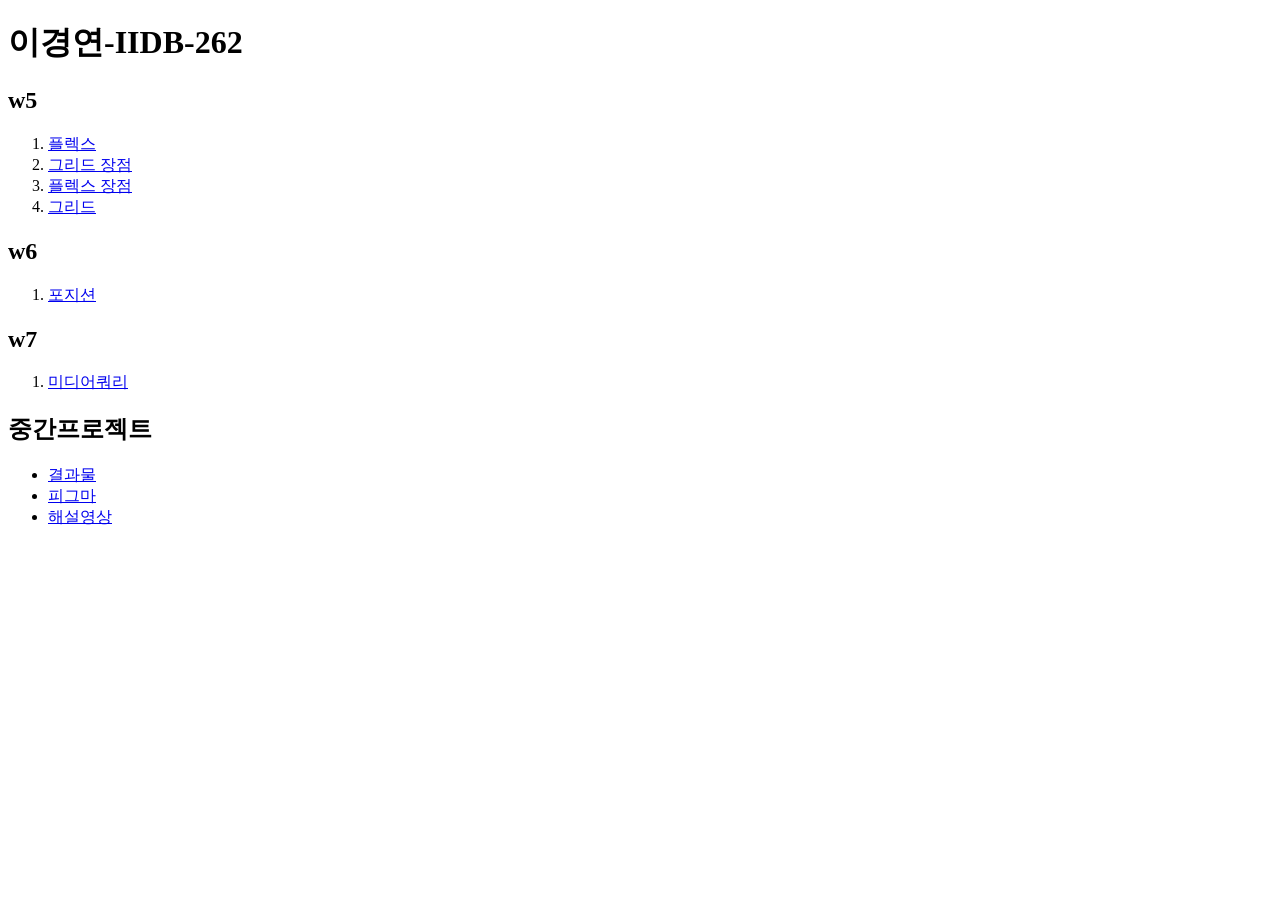
<file: index.html>
<!doctype html>
<html lang="ko">
  <head>
    <meta charset="UTF-8" />
    <meta name="viewport" content="width=device-width, initial-scale=1.0" />
    <title>이경연-IIDB-262</title>
  </head>
  <body>
    <h1>이경연-IIDB-262</h1>
    <h2>w5</h2>
    <ol>
      <li>
        <a href="./src/w5/code1/index.html">플렉스</a>
      </li>
      <li>
        <a href="./src/w5/code2/index.html">그리드 장점</a>
      </li>
      <li>
        <a href="./src/w5/code3/index.html">플렉스 장점</a>
      </li>
      <li>
        <a href="./src/w5/code4/index.html">그리드</a>
      </li>
    </ol>
    <h2>w6</h2>
    <ol>
      <li>
        <a href="./src/w6/code1/index.html">포지션</a>
      </li>
    </ol>
    <h2>w7</h2>
    <ol>
      <li>
        <a href="./src/w7/code1/index.html">미디어쿼리</a>
      </li>
    </ol>
    <h2>중간프로젝트</h2>
    <ul>
      <li>
        <a href="./src/mid/index.html">결과물</a>
      </li>
      <li>
        <a href="./src/mid/index.html">피그마</a>
      </li>
      <li>
        <a href="./src/mid/index.html">해설영상</a>
      </li>
    </ul>
  </body>
</html>
</file>
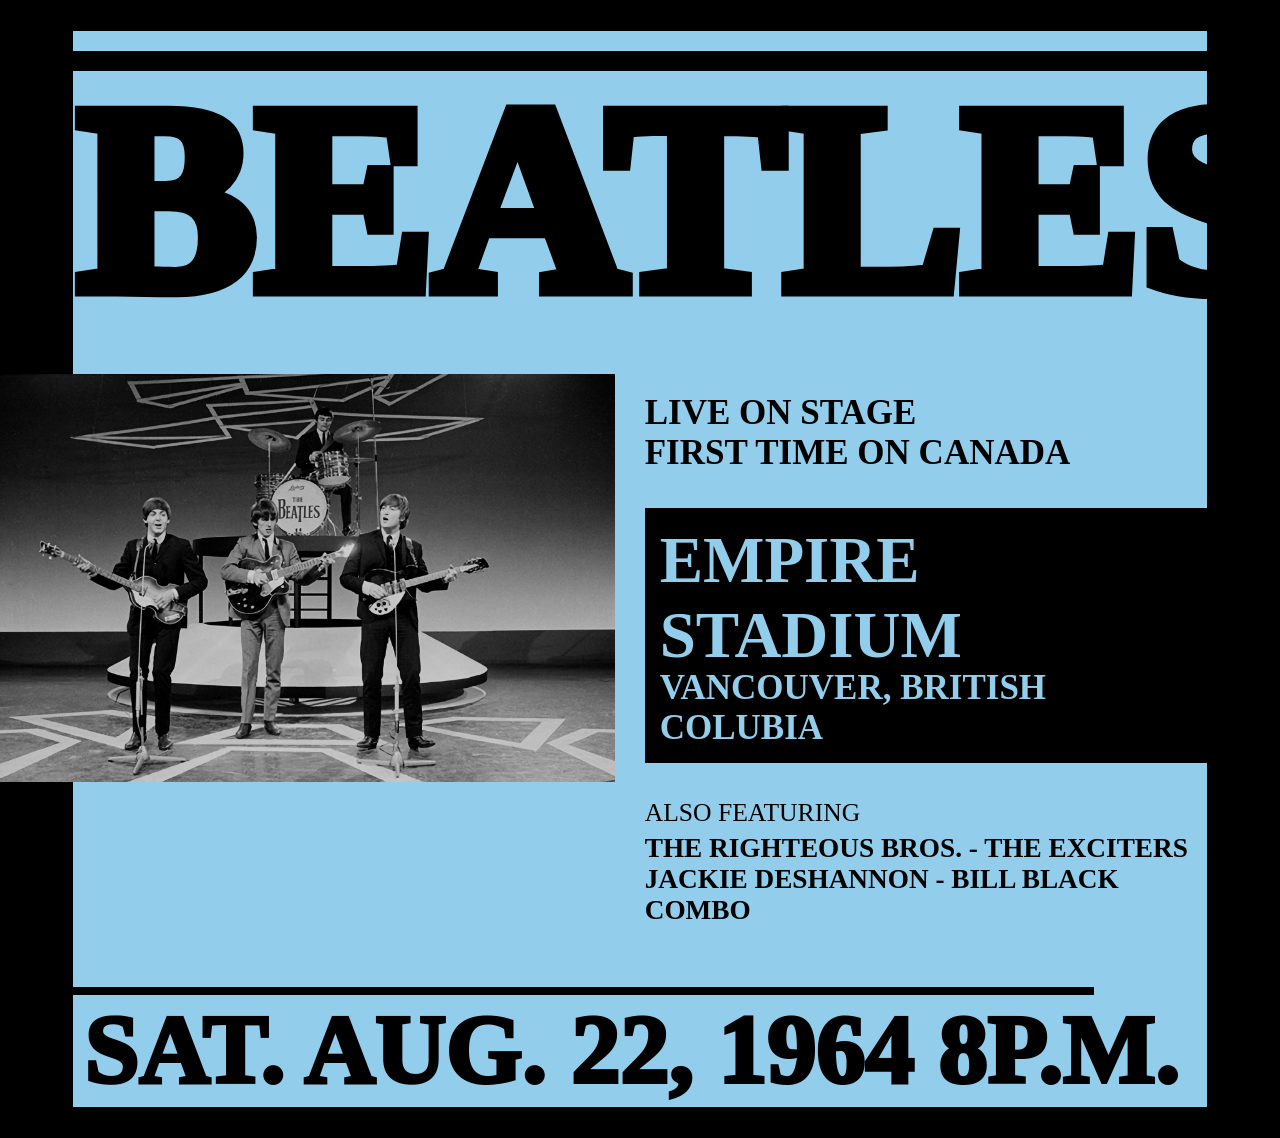
<file: src/mid/index.html>
<!doctype html>
<html lang="ko">
  <head>
    <meta charset="UTF-8" />
    <link rel="stylesheet" href="./style.css" />
    <meta name="viewport" content="width=device-width, initial-scale=1.0" />
    <title>Document</title>
  </head>
  <body>
    <div class="box">
      <div class="poster">
        <div class="title-group">
          <div class="heading">
            <div class="top-line"></div>
            <div class="title">BEATLES</div>
          </div>
          <div class="photo-text">
            <img
              class="poster-image"
              src="./images/beatles.jpg"
              alt="비틀즈 사진"
            />
            <div class="text-area">
              <p class="country">
                LIVE ON STAGE <br />
                FIRST TIME ON CANADA
              </p>
              <div class="info-box">
                <p class="place">EMPIRE STADIUM</p>
                <p class="city">VANCOUVER, BRITISH COLUBIA</p>
              </div>
              <div class="featuring">
                <p class="also">ALSO FEATURING</p>
                <p class="guest">
                  THE RIGHTEOUS BROS.<br class="mobile-br" />
                  - THE EXCITERS <br />
                  JACKIE DESHANNON<br class="mobile-br" />
                  - BILL BLACK COMBO
                </p>
              </div>
            </div>
          </div>
        </div>
        <div class="date-group">
          <div class="bottom-line"></div>
          <div class="date">SAT. AUG. 22, 1964 8P.M.</div>
        </div>
      </div>
    </div>
  </body>
</html>
</file>
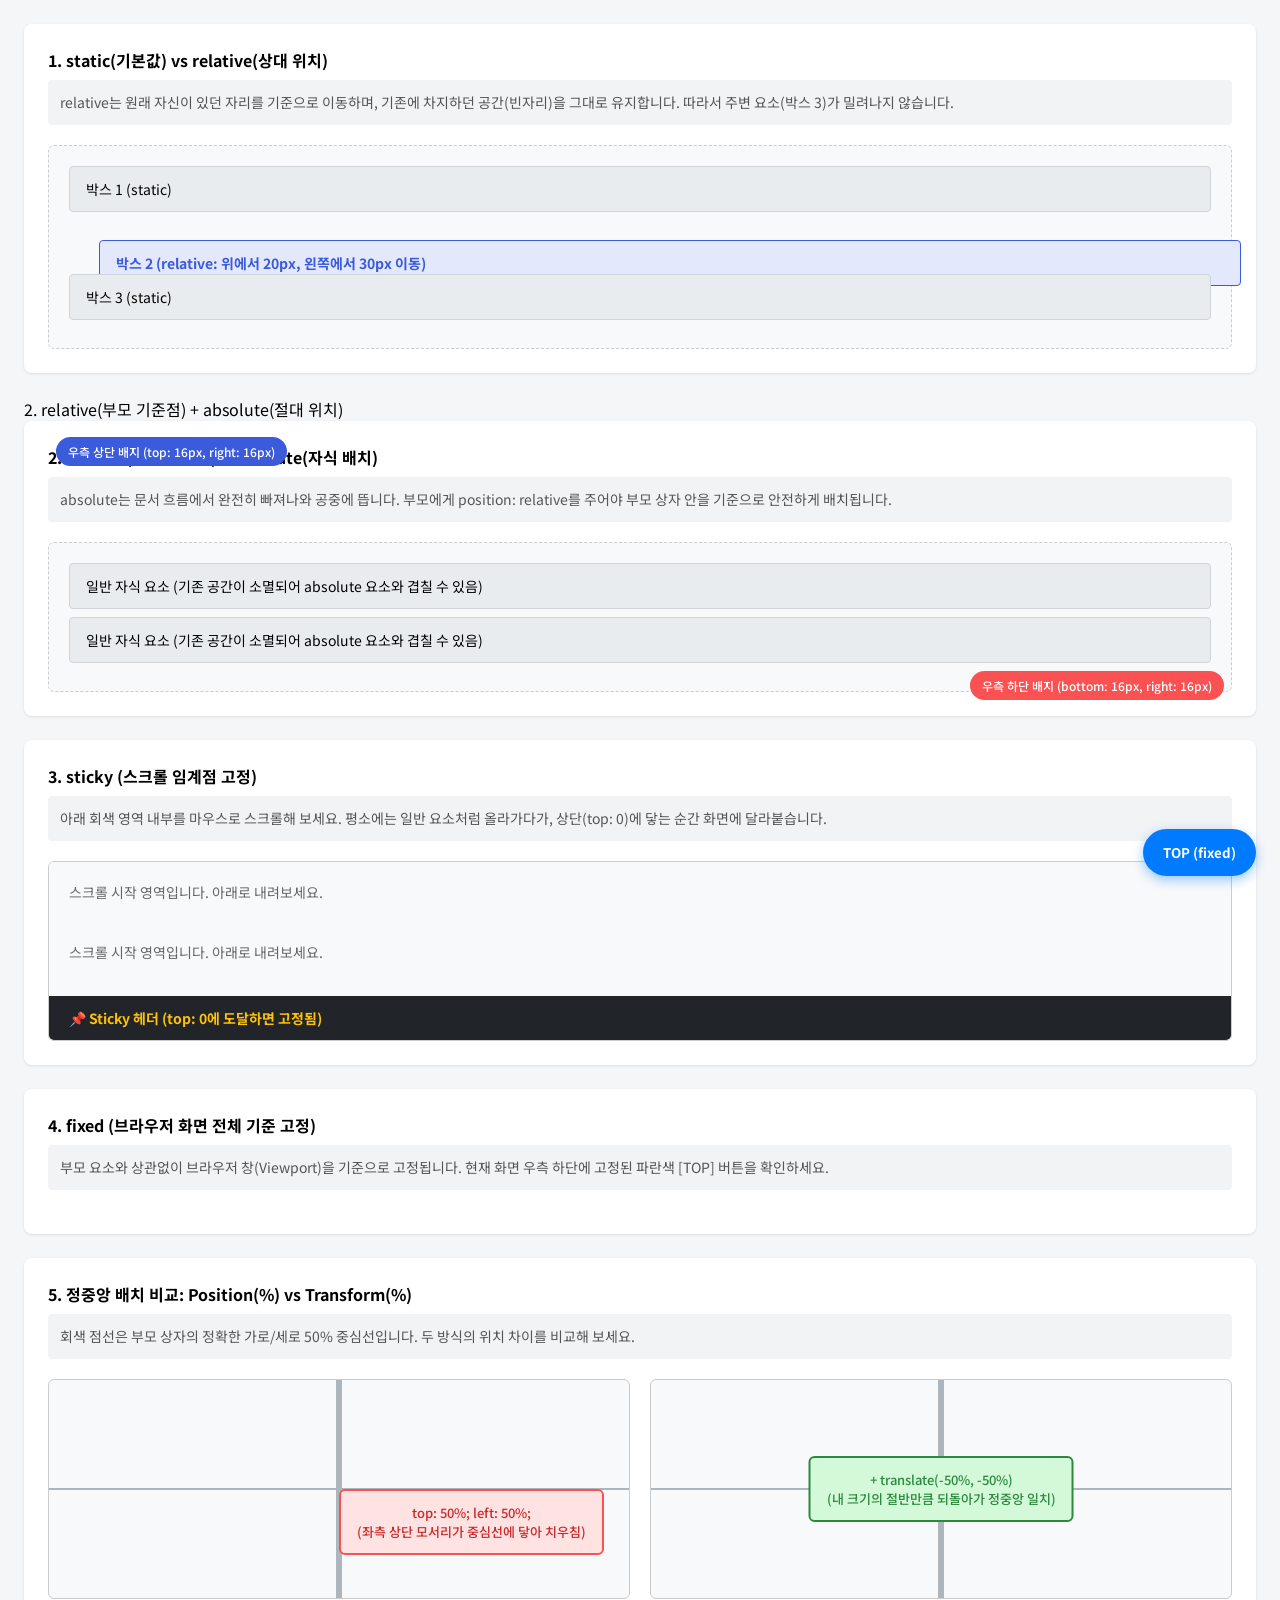
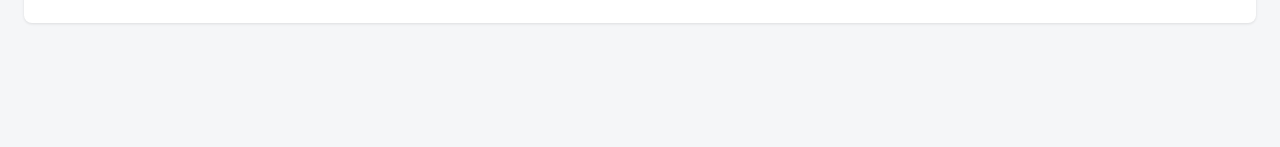
<file: src/w6/code1/index.html>
<!doctype html>
<html lang="en">
  <head>
    <meta charset="UTF-8" />
    <link rel="stylesheet" href="./style.css" />
    <meta name="viewport" content="width=device-width, initial-scale=1.0" />
    <title>Pen</title>
    <!-- Noto Sans KR 폰트 -->
    <link
      href="https://fonts.googleapis.com/css2?family=Noto+Sans+KR:wght@400;500;700&display=swap"
      rel="stylesheet"
    />
  </head>
  <body>
    <!-- 1. static vs relative -->
    <div class="box">
      <h3 class="title">1. static(기본값) vs relative(상대 위치)</h3>
      <p class="desc">
        relative는 원래 자신이 있던 자리를 기준으로 이동하며, 기존에 차지하던
        공간(빈자리)을 그대로 유지합니다. 따라서 주변 요소(박스 3)가 밀려나지
        않습니다.
      </p>

      <div class="demo-stage">
        <div class="item">박스 1 (static)</div>
        <div class="item pos-relative">
          박스 2 (relative: 위에서 20px, 왼쪽에서 30px 이동)
        </div>
        <div class="item" style="position: relative">박스 3 (static)</div>
      </div>
    </div>

    2. relative(부모 기준점) + absolute(절대 위치)
    <div class="box" style="position: relative">
      <h3 class="title">2. relative(부모 기준점) + absolute(자식 배치)</h3>
      <p class="desc">
        absolute는 문서 흐름에서 완전히 빠져나와 공중에 뜹니다. 부모에게
        position: relative를 주어야 부모 상자 안을 기준으로 안전하게 배치됩니다.
      </p>

      <div class="demo-stage parent-relative">
        <div class="item">
          일반 자식 요소 (기존 공간이 소멸되어 absolute 요소와 겹칠 수 있음)
        </div>
        <div class="badge pos-absolute-top">
          우측 상단 배지 (top: 16px, right: 16px)
        </div>
        <div class="badge pos-absolute-bottom">
          우측 하단 배지 (bottom: 16px, right: 16px)
        </div>
        <div class="item">
          일반 자식 요소 (기존 공간이 소멸되어 absolute 요소와 겹칠 수 있음)
        </div>
      </div>
    </div>

    <!-- 3. sticky (스크롤 반응형 고정) -->
    <div class="box">
      <h3 class="title">3. sticky (스크롤 임계점 고정)</h3>
      <p class="desc">
        아래 회색 영역 내부를 마우스로 스크롤해 보세요. 평소에는 일반 요소처럼
        올라가다가, 상단(top: 0)에 닿는 순간 화면에 달라붙습니다.
      </p>

      <div class="scroll-container">
        <div class="scroll-text">
          스크롤 시작 영역입니다. 아래로 내려보세요.
        </div>
        <div class="scroll-text">
          스크롤 시작 영역입니다. 아래로 내려보세요.
        </div>
        <div class="scroll-text">
          스크롤 시작 영역입니다. 아래로 내려보세요.
        </div>
        <div class="scroll-text">
          스크롤 시작 영역입니다. 아래로 내려보세요.
        </div>
        <div class="scroll-text">
          스크롤 시작 영역입니다. 아래로 내려보세요.
        </div>
        <div class="sticky-bar">📌 Sticky 헤더 (top: 0에 도달하면 고정됨)</div>
        <div class="scroll-content">
          <p>Lorem ipsum dolor sit amet.</p>
          <p>Consequuntur reiciendis minima sed aspernatur?</p>
          <p>Aliquid reprehenderit consequatur id consectetur.</p>
          <p>Esse culpa rerum repellendus ratione!</p>
          <p>Excepturi esse itaque facere impedit!</p>
          <p>Sint necessitatibus sit saepe harum!</p>
          <p>Impedit dolorem reprehenderit corrupti eaque?</p>
          <p>Facilis assumenda, tenetur provident non quos ea.</p>
          <p>Labore impedit vero iste dignissimos iure esse quidem?</p>
          <p>Ullam laborum libero consequuntur quibusdam.</p>
        </div>
      </div>
    </div>

    <!-- 4. fixed (뷰포트 고정) -->
    <div class="box">
      <h3 class="title">4. fixed (브라우저 화면 전체 기준 고정)</h3>
      <p class="desc">
        부모 요소와 상관없이 브라우저 창(Viewport)을 기준으로 고정됩니다. 현재
        화면 우측 하단에 고정된 파란색 [TOP] 버튼을 확인하세요.
      </p>

      <!-- 코드 위치는 이 섹션 안에 있지만, 화면 우측 하단에 고정되어 표시됨 -->
      <button class="fixed-btn">TOP (fixed)</button>
    </div>

    <!-- 5. 퍼센트(%) 기준점 차이: Position vs Transform -->
    <div class="box">
      <h3 class="title">5. 정중앙 배치 비교: Position(%) vs Transform(%)</h3>
      <p class="desc">
        회색 점선은 부모 상자의 정확한 가로/세로 50% 중심선입니다. 두 방식의
        위치 차이를 비교해 보세요.
      </p>

      <div class="compare-grid">
        <!-- 5-1. top/left만 쓴 경우 -->
        <div class="center-stage">
          <div class="target only-pos">
            top: 50%; left: 50%;
            <br />
            (좌측 상단 모서리가 중심선에 닿아 치우침)
          </div>
        </div>

        <!-- 5-2. transform까지 함께 쓴 경우 -->
        <div class="center-stage">
          <div class="target with-transform">
            + translate(-50%, -50%)
            <br />
            (내 크기의 절반만큼 되돌아가 정중앙 일치)
          </div>
        </div>
      </div>
    </div>
  </body>
</html>
</file>
<file: src/mid/style.css>
html {
  background-color: black;
}

body {
  margin: 0;
}

.box {
  display: flex;
  flex-direction: column;
  align-items: flex-start;
  position: relative;
  margin: 31px clamp(20px, 5.7vw, 82px);
  z-index: 1;
  background-color: #92cdeb;
}

.poster {
  display: grid;
  grid-template-columns: minmax(0, 1fr);
  grid-template-rows: 1fr auto;
  width: 100%;
  gap: 20px;
}

.title-group {
  flex-direction: column;
  align-items: stretch;
  width: 100%;
  grid-column: 1 / 2;
  grid-row: 1 / 2;
}

.date-group {
  grid-column: 1 / 2;
  grid-row: 2 / 3;
  align-self: end;
}

.heading {
  display: flex;
  flex-direction: column;
  width: max-content;
}

.top-line {
  width: 100%;
  height: 20px;
  box-sizing: border-box;
  background-color: black;
  margin-top: 20px;
}

.title {
  font-size: min(20.83vw, 300px);
  font-weight: 1000;
  -webkit-text-stroke: 5px black;
  color: black;
  margin-top: -20px;
  white-space: nowrap;
  width: max-content;
}

.photo-text {
  width: 100%;
  display: flex;
  align-items: flex-start;
  gap: 30px;
  font-weight: 700;
  font-size: 30px;
}

.poster-image {
  width: 55%;
  height: auto;
  margin-top: 0;
  transform: translateY(calc((1440px - 100vw) * 0.1));
  position: relative;
  left: -82px;
  margin-right: -82px;
  z-index: 2;
}

.text-area {
  flex: 1;
  min-width: 0;
  margin-top: 0;
}

.country {
  font-size: clamp(14px, 2.8vw, 35px);
}

.info-box {
  background-color: black;
  padding: 15px;
  width: 100%;
  box-sizing: border-box;
}

.place {
  color: #92cdeb;
  margin: 0;
  font-size: clamp(65px, 4.57vw, 75px);
}

.city {
  color: #92cdeb;
  margin: 0;
  margin-top: -5px;
  font-size: clamp(35px, 2.44vw, 40px);
}

.featuring {
  margin-top: 20px;
  display: flex;
  flex-direction: column;
  gap: 5px;
}

.also {
  font-weight: 200;
  margin-top: 15px;
  margin-bottom: 0;
  font-size: clamp(11px, 2vw, 30px);
}

.mobile-br {
  display: none;
}

.guest {
  font-weight: 600;
  font-size: clamp(20px, 2.13vw, 35px);
  margin-top: 0;
}

.bottom-line {
  width: 90%;
  height: 8px;
  background-color: black;
  margin-top: 14px;
}

.date {
  font-size: clamp(98px, 6.7vw, 110px);
  font-weight: 1000;
  margin-inline: 10px;
}

@media screen and (max-width: 768px) {
  .box {
    margin: 20px;
  }

  .poster {
    width: 100%;
    display: grid;
    align-items: stretch;
  }

  .heading {
    width: 100%;
    align-items: center;
  }

  .title-group {
    align-items: center;
  }

  .title {
    font-size: 18vw;
    font-weight: 700;
    margin-top: -5px;
  }

  .top-line {
    width: 100%;
    height: 15px;
  }

  .photo-text {
    flex-direction: column;
    gap: 20px;
  }

  .poster-image {
    width: 100%;
    left: 0;
    margin-top: 10px;
    aspect-ratio: 16 / 9;
    object-fit: cover;
    object-position: center 30%;
    transform: none;
  }

  .text-area {
    width: 100%;
    min-width: 0;
    margin-top: 0;
    display: grid;
    grid-template-columns: 1fr 1fr;
    grid-template-areas:
      "country also"
      "info guest";
    column-gap: 20px;
    align-content: start;
  }

  .country {
    grid-area: country;
    margin-left: 10px;
    margin-top: 10px;
    font-size: 22px;
  }

  .info-box {
    display: flex;
    flex-direction: column;
    justify-content: center;
    align-items: center;
    text-align: center;
  }

  .featuring {
    display: contents;
  }

  .place {
    font-size: 35px;
  }

  .city {
    font-size: 20px;
    margin-top: 5px;
    white-space: normal;
  }

  .also {
    grid-area: also;
    font-size: 18px;
    margin-top: 10px;
    margin-bottom: 0;
  }

  .guest {
    grid-area: guest;
    font-size: clamp(26px, 5cqw, 30px);
    margin-top: 0;
    white-space: normal;
    overflow-wrap: anywhere;
    word-break: keep-all;
    max-width: 100%;
    box-sizing: border-box;
  }

  .date-group {
    grid-column: 1 / 2;
    grid-row: 2 / 3;
    align-self: end;
    width: 100%;
    display: flex;
    flex-direction: column;
    align-items: center;
  }

  .mobile-br {
    display: block;
  }

  .bottom-line {
    width: 100%;
    height: 8px;
    background-color: black;
    margin-top: 14px;
  }

  .date {
    font-size: 5.3vw;
    font-weight: 1000;
    margin: 10px;
    white-space: nowrap;
    text-align: center;
  }
}

/* 375px 이하 */

@media screen and (max-width: 375px) {
  .top-line {
    height: 10px;
    min-height: 10px;
    max-height: 10px;
    flex: 0 0 10px;
  }

  .photo-text {
    align-items: center;
  }

  .title {
    margin-top: 10px;
    font-size: 18vw;
    font-weight: 600;
  }

  .poster-image {
    width: 100%;
    display: block;
    margin: 10px auto 0;
    left: 0;
  }

  .text-area {
    text-align: center;
    display: block;
  }

  .place {
    font-size: 9vw;
  }

  .city {
    font-size: 4vw;
  }

  .country {
    font-size: 20px;
  }

  .featuring {
    display: flex;
    flex-direction: column;
    margin-top: 80px;
    gap: 20px;
  }

  .also {
    font-size: 20px;
  }

  .guest {
    font-size: 28px;
  }

  .date {
    font-size: 28px;
    margin: 10px;
    white-space: nowrap;
  }
}
</file>
<file: src/w6/code1/style.css>
/* =========================================
   공통 세팅 및 재활용 스타일
   ========================================= */
* {
  box-sizing: border-box;
  margin: 0;
  padding: 0;
  font-family: "Noto Sans KR", sans-serif;
}

body {
  padding: 24px;
  padding-bottom: 100px; /* 하단 fixed 버튼 여백 확보 */
  background-color: #f5f6f8;
}

.box {
  background-color: #fff;
  padding: 24px;
  margin-bottom: 24px;
  border-radius: 8px;
  box-shadow: 0 1px 3px rgba(0, 0, 0, 0.1);
}

.title {
  font-size: 16px;
  margin-bottom: 8px;
}

.desc {
  font-size: 14px;
  color: #555;
  margin-bottom: 20px;
  background-color: #f1f3f5;
  padding: 12px;
  border-radius: 4px;
  line-height: 1.5;
}

/* 실습용 무대 및 기본 블록 */
.demo-stage {
  background-color: #f8f9fa;
  border: 1px dashed #ccc;
  padding: 20px;
  border-radius: 6px;
}

.item {
  background-color: #e9ecef;
  border: 1px solid #ced4da;
  padding: 12px 16px;
  margin-bottom: 8px;
  border-radius: 4px;
  font-size: 14px;
}

/* =========================================
   1. static vs relative
   ========================================= */
.pos-relative {
  position: relative;
  top: 20px; /* 원래 위치에서 아래로 20px 이동 */
  left: 30px; /* 원래 위치에서 오른쪽으로 30px 이동 */
  background-color: #e3e8fc;
  border-color: #3b5bdb;
  color: #3b5bdb;
  font-weight: 700;
  /* z-index: 1; */
  /* 아래 박스와 겹칠 때 위로 올라오도록 설정 */
}

/* =========================================
   2. relative + absolute
   ========================================= */
.parent-relative {
  /* position: relative;
  /* 자식(absolute)이 도망가지 못하게 기준점 선언 */
  /* height: 320px; */
}

.badge {
  position: absolute; /* 문서 흐름에서 이탈 */
  background-color: #3b5bdb;
  color: #fff;
  padding: 6px 12px;
  border-radius: 20px;
  font-size: 12px;
  font-weight: 500;
}

.pos-absolute-top {
  top: 16px;
  left: 32px;
}

.pos-absolute-bottom {
  bottom: 16px;
  right: 32px;
  background-color: #fa5252;
}

/* =========================================
   3. sticky (스크롤 고정)
   ========================================= */
.scroll-container {
  height: 180px;
  overflow-y: auto; /* 내부 스크롤 생성 */
  border: 1px solid #ccc;
  border-radius: 6px;
  background-color: #f8f9fa;
}

.scroll-text {
  padding: 20px;
  font-size: 14px;
  color: #666;
}

.sticky-bar {
  position: sticky;
  bottom: 0; /* 스크롤 시 컨테이너 최상단(0px)에 닿으면 달라붙음 */
  background-color: #212529;
  color: #ffc107;
  padding: 12px 20px;
  font-weight: 700;
  font-size: 14px;
}

.scroll-content p {
  padding: 20px;
  border-bottom: 1px solid #eee;
  font-size: 14px;
}

/* =========================================
   4. fixed (뷰포트 고정)
   ========================================= */
.fixed-btn {
  position: fixed;
  bottom: 24px; /* 브라우저 창 하단에서 24px */
  right: 24px; /* 브라우저 창 우측에서 24px */
  background-color: #007aff;
  color: #fff;
  border: none;
  padding: 14px 20px;
  border-radius: 30px;
  font-weight: 700;
  box-shadow: 0 4px 12px rgba(0, 122, 255, 0.4);
  cursor: pointer;
  z-index: 100;
}

/* =========================================
   5. 퍼센트(%) 기준점 차이 (정중앙 배치)
   ========================================= */
.compare-grid {
  display: grid;
  grid-template-columns: 1fr 1fr;
  gap: 20px;
}

.center-stage {
  position: relative; /* 자식(absolute)의 기준점 */
  height: 220px;
  background-color: #f8f9fa;
  border: 1px solid #ccc;
  border-radius: 6px;
  /* 정중앙을 눈으로 확인하기 위한 십자가 가이드선 배경 */
  background-image:
    linear-gradient(
      to right,
      transparent 49.5%,
      #adb5bd 49.5%,
      #adb5bd 50.5%,
      transparent 50.5%
    ),
    linear-gradient(
      to bottom,
      transparent 49.5%,
      #adb5bd 49.5%,
      #adb5bd 50.5%,
      transparent 50.5%
    );
}

.target {
  position: absolute;
  padding: 12px 16px;
  border-radius: 6px;
  font-size: 13px;
  font-weight: 500;
  text-align: center;
  white-space: nowrap;
}

/* 5-1. 부모 크기의 50%만 이동한 경우 (치우침) */
.only-pos {
  top: 50%;
  left: 50%;
  background-color: #ffe3e3;
  border: 2px solid #fa5252;
  color: #c92a2a;
}

/* 5-2. 자기 크기의 50%만큼 역방향 이동을 추가한 경우 (정중앙) */
.with-transform {
  top: 50%;
  left: 50%;
  transform: translate(
    -50%,
    -50%
  ); /* 핵심: 자기 자신 크기의 절반만큼 뒤로 당김 */
  background-color: #d3f9d8;
  border: 2px solid #2b8a3e;
  color: #2b8a3e;
}
</file>
